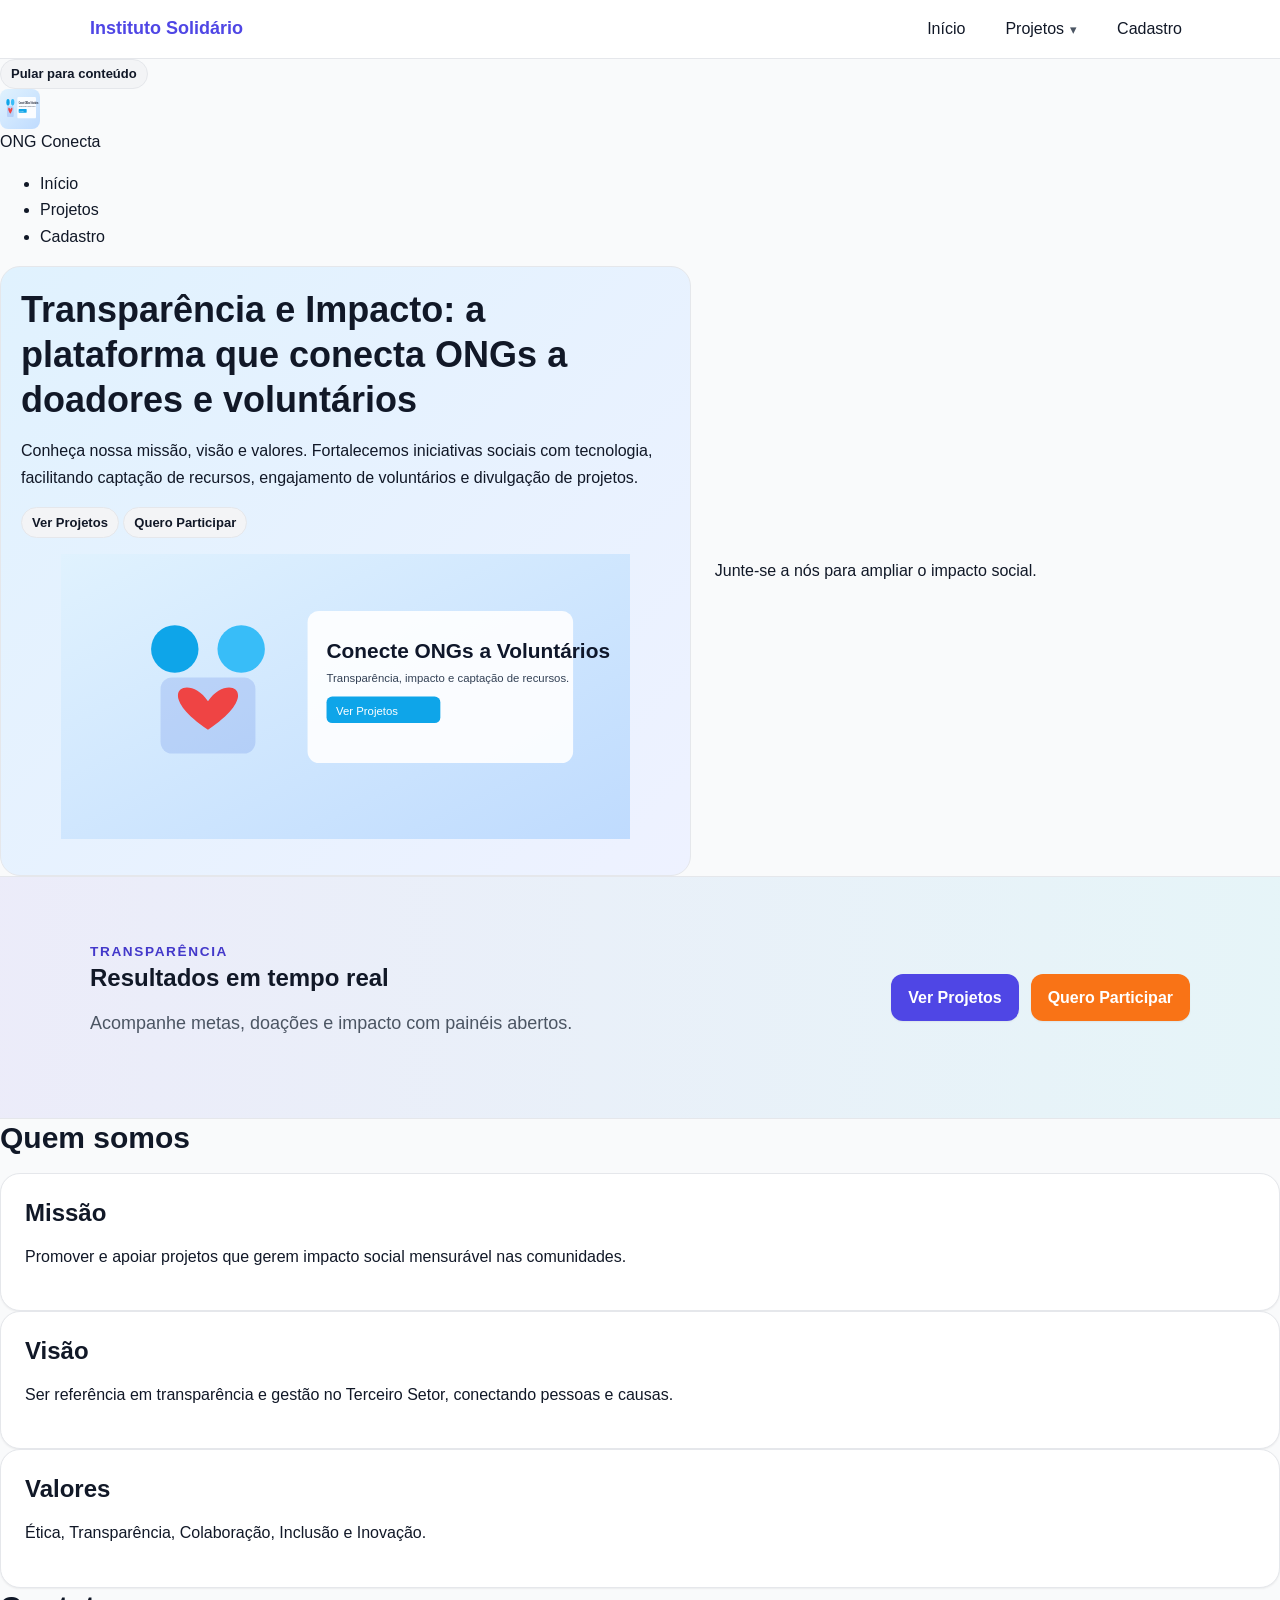
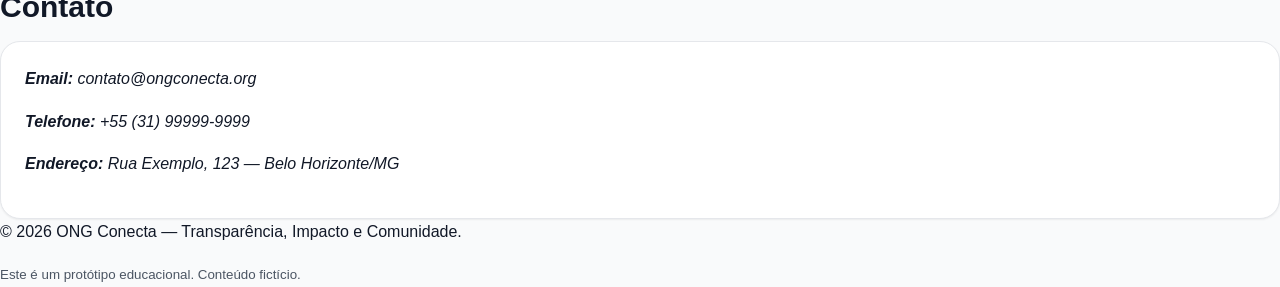
<file: index.html>
<!doctype html>
<html lang="pt-BR">
<head>
  <meta charset="utf-8">
  <meta name="viewport" content="width=device-width, initial-scale=1">
  <title>Início · ONG Conecta</title>
  <meta name="description" content="Plataforma para ONGs: projetos, voluntariado, doações e transparência.">
  <!-- <link rel="stylesheet" href="style.css"> -->
<link rel="stylesheet" href="./css/base.css">
    <link rel="stylesheet" href="./css/layout.css">
    <link rel="stylesheet" href="./css/components.css">
    <link rel="stylesheet" href="./css/utilities.css">
<link rel="stylesheet" href="./css/overrides.css">
<link rel="stylesheet" href="./css/theme.css">
</head>
<body>
<header class="header">
  <div class="container navbar">
    <a class="brand" href="index.html">Instituto Solidário</a>

    <button class="nav-toggle" aria-expanded="false" aria-controls="mainMenu" id="navToggle">
      ☰ Menu
    </button>

    <nav id="mainMenu" class="menu" aria-label="Principal">
      <a href="index.html">Início</a>
      <div class="dropdown">
        <a href="#" aria-haspopup="true" aria-expanded="false">Projetos</a>
        <div class="submenu" role="menu">
          <a href="projetos.html#voluntariado">Voluntariado</a>
          <a href="projetos.html#doacoes">Doações</a>
          <a href="projetos.html#eventos">Eventos</a>
        </div>
      </div>
      <a href="cadastro.html">Cadastro</a>
    </nav>
  </div>
</header>

  
    <header class="site-header">
      <a href="#conteudo" id="skip-to-content" class="badge" aria-label="Pular para o conteúdo principal">Pular para conteúdo</a>
      <div class="logo">
        <img src="assets/hero.svg" alt="" width="40" height="40" style="border-radius:8px">
        <span>ONG Conecta</span>
      </div>
      
    <nav aria-label="Navegação principal">
      <ul>
        <li><a href="index.html" aria-current="page">Início</a></li>
        <li><a href="projetos.html" >Projetos</a></li>
        <li><a href="cadastro.html" >Cadastro</a></li>
      </ul>
    </nav>
    
    </header>
    
  <main id="conteudo" tabindex="-1">
    
<section class="hero" aria-labelledby="titulo-hero">
<div class="hero-media">
  <div>
    <h1 id="titulo-hero">Transparência e Impacto: a plataforma que conecta ONGs a doadores e voluntários</h1>
    <p>Conheça nossa missão, visão e valores. Fortalecemos iniciativas sociais com tecnologia, facilitando captação de recursos, engajamento de voluntários e divulgação de projetos.</p>
    <p>
      <a href="projetos.html" class="badge" aria-label="Ver projetos sociais">Ver Projetos</a>
      <a href="cadastro.html" class="badge" aria-label="Fazer cadastro para voluntariado ou apoio">Quero Participar</a>
    </p>
  </div>
  <figure>
    <img src="assets/hero.svg" alt="Ilustração representando impacto social e colaboração"></div>

    <figcaption class="muted">Junte-se a nós para ampliar o impacto social.</figcaption>
  </figure>
</section>
<section class="section section--band">
  <div class="container">
    <div class="flex flex-wrap flex-between">
      <div>
        <div class="kicker">Transparência</div>
        <h3>Resultados em tempo real</h3>
        <p class="lead">Acompanhe metas, doações e impacto com painéis abertos.</p>
      </div>
      <div class="flex" style="gap:12px;">
        <a class="btn btn--indigo" href="projetos.html">Ver Projetos</a>
        <a class="btn btn--orange" href="cadastro.html">Quero Participar</a>
      </div>
    </div>
  </div>
</section>

<section aria-labelledby="institucional">
  <h2 id="institucional">Quem somos</h2>
  <div class="grid">
    <article class="card" aria-labelledby="missao">
      <h3 id="missao">Missão</h3>
      <p>Promover e apoiar projetos que gerem impacto social mensurável nas comunidades.</p>
    </article>
    <article class="card" aria-labelledby="visao">
      <h3 id="visao">Visão</h3>
      <p>Ser referência em transparência e gestão no Terceiro Setor, conectando pessoas e causas.</p>
    </article>
    <article class="card" aria-labelledby="valores">
      <h3 id="valores">Valores</h3>
      <p>Ética, Transparência, Colaboração, Inclusão e Inovação.</p>
    </article>
  </div>
</section>

<section aria-labelledby="contato">
  <h2 id="contato">Contato</h2>
  <address class="card">
    <p><strong>Email:</strong> <a href="mailto:contato@ongconecta.org">contato@ongconecta.org</a></p>
    <p><strong>Telefone:</strong> <a href="tel:+5531999999999">+55 (31) 99999-9999</a></p>
    <p><strong>Endereço:</strong> Rua Exemplo, 123 — Belo Horizonte/MG</p>
  </address>
</section>

  </main>
  
    <footer>
      <p>© <span id="year"></span> ONG Conecta — Transparência, Impacto e Comunidade.</p>
      <p><small>Este é um protótipo educacional. Conteúdo fictício.</small></p>
      <script>document.getElementById('year').textContent = new Date().getFullYear()</script>
    </footer>
    
  <script src="script.js" defer></script>
  <noscript><div class="notice" role="note">Algumas funções (como máscaras de campos) exigem JavaScript.</div></noscript>
<div class="toast-container" id="toasts"></div>
</body>
</file>
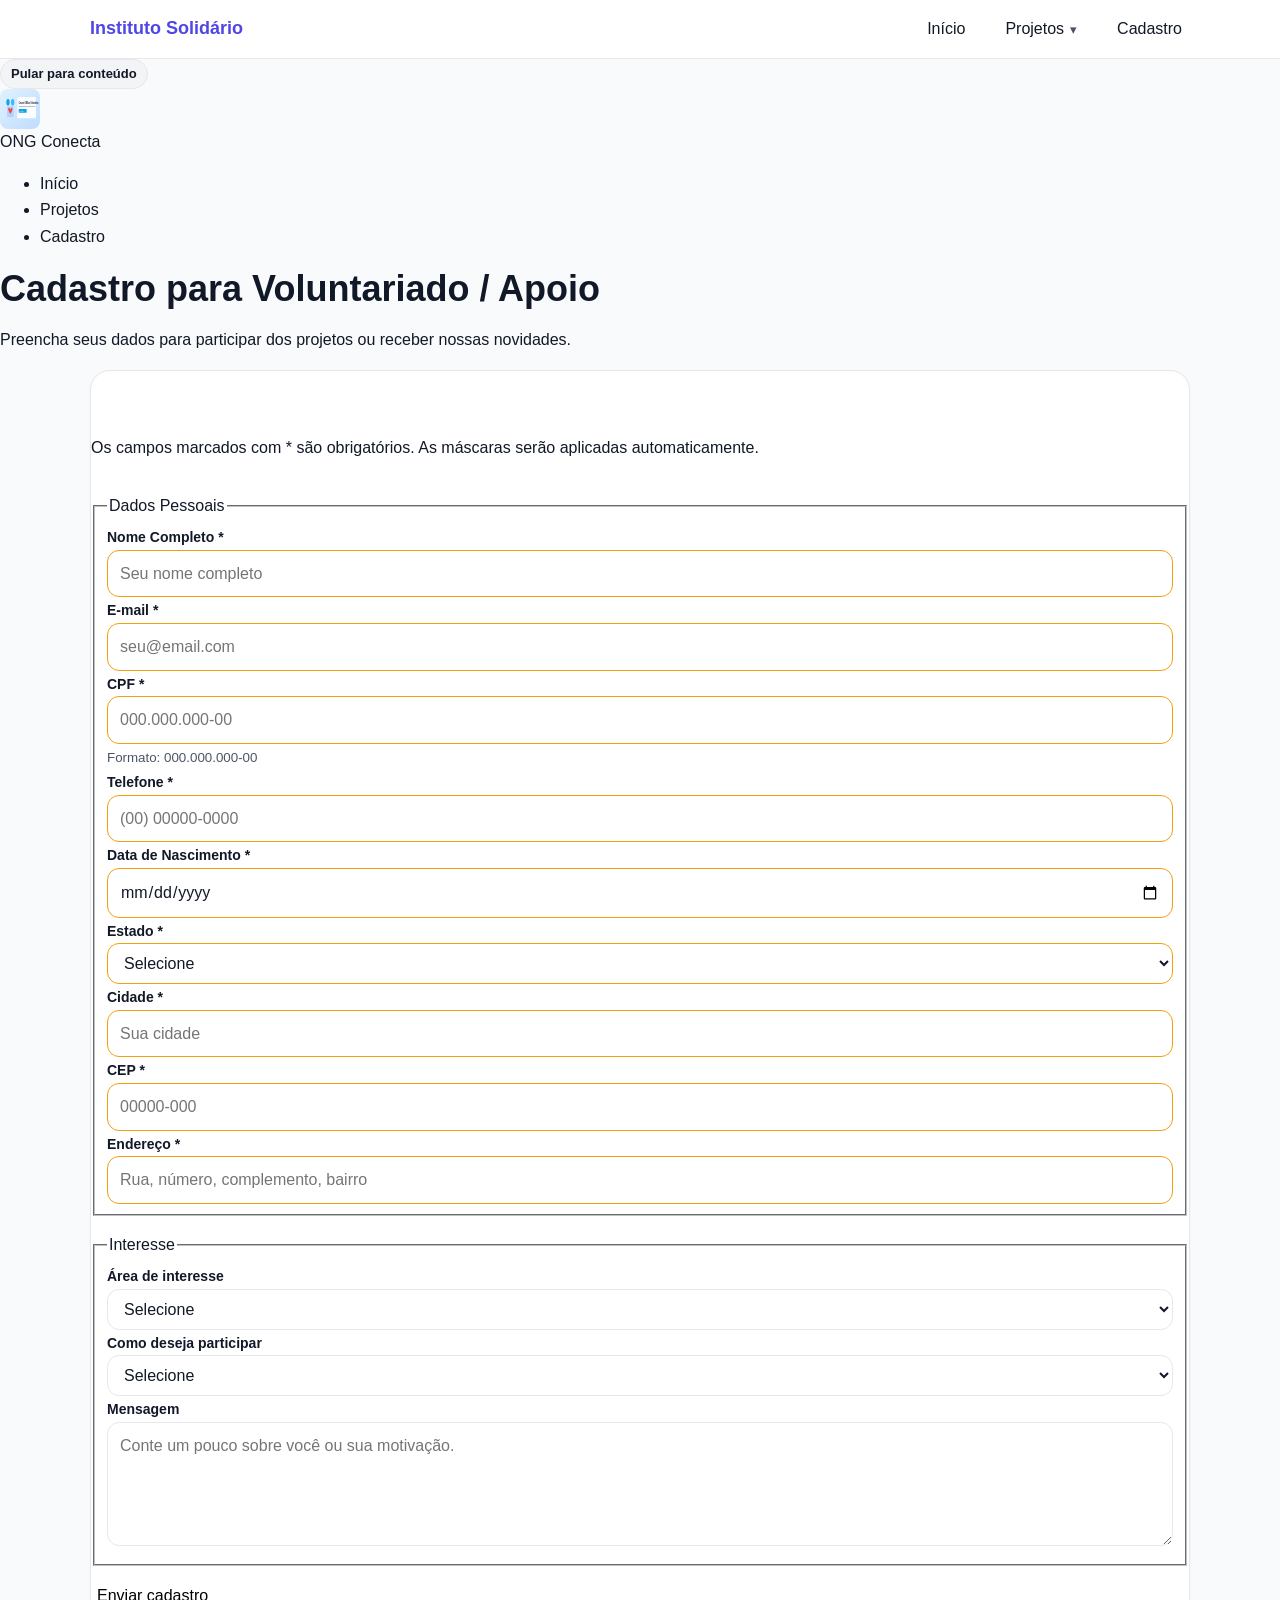
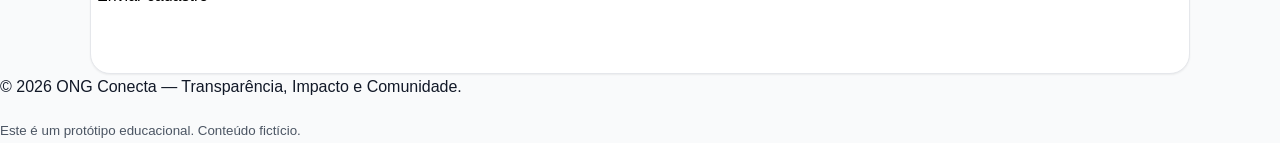
<file: cadastro.html>
<!doctype html>
<html lang="pt-BR">
<head>
  <meta charset="utf-8">
  <meta name="viewport" content="width=device-width, initial-scale=1">
  <title>Cadastro · ONG Conecta</title>
  <meta name="description" content="Plataforma para ONGs: projetos, voluntariado, doações e transparência.">
  <!-- <link rel="stylesheet" href="style.css"> -->
<link rel="stylesheet" href="./css/base.css">
    <link rel="stylesheet" href="./css/layout.css">
    <link rel="stylesheet" href="./css/components.css">
    <link rel="stylesheet" href="./css/utilities.css">
<link rel="stylesheet" href="./css/overrides.css">
<link rel="stylesheet" href="./css/theme.css">
</head>
<body>
<header class="header">
  <div class="container navbar">
    <a class="brand" href="index.html">Instituto Solidário</a>

    <button class="nav-toggle" aria-expanded="false" aria-controls="mainMenu" id="navToggle">
      ☰ Menu
    </button>

    <nav id="mainMenu" class="menu" aria-label="Principal">
      <a href="index.html">Início</a>
      <div class="dropdown">
        <a href="#" aria-haspopup="true" aria-expanded="false">Projetos</a>
        <div class="submenu" role="menu">
          <a href="projetos.html#voluntariado">Voluntariado</a>
          <a href="projetos.html#doacoes">Doações</a>
          <a href="projetos.html#eventos">Eventos</a>
        </div>
      </div>
      <a href="cadastro.html">Cadastro</a>
    </nav>
  </div>
</header>

  
    <header class="site-header">
      <a href="#conteudo" id="skip-to-content" class="badge" aria-label="Pular para o conteúdo principal">Pular para conteúdo</a>
      <div class="logo">
        <img src="assets/hero.svg" alt="" width="40" height="40" style="border-radius:8px">
        <span>ONG Conecta</span>
      </div>
      
    <nav aria-label="Navegação principal">
      <ul>
        <li><a href="index.html" >Início</a></li>
        <li><a href="projetos.html" >Projetos</a></li>
        <li><a href="cadastro.html" aria-current="page">Cadastro</a></li>
      </ul>
    </nav>
    
    </header>
    
  <main id="conteudo" tabindex="-1">
    
<header aria-labelledby="titulo-cadastro">
  <h1 id="titulo-cadastro">Cadastro para Voluntariado / Apoio</h1>
  <p>Preencha seus dados para participar dos projetos ou receber nossas novidades.</p>
</header>

<form id="form-cadastro" novalidate aria-describedby="dica" class="form surface section container">
  <p id="dica" class="notice">Os campos marcados com * são obrigatórios. As máscaras serão aplicadas automaticamente.</p>

  <fieldset>
    <legend>Dados Pessoais</legend>
    <div class="input-row">
      <div>
        <label for="nome" class="label">Nome Completo *</label>
        <input class="input" id="nome" name="nome" type="text" required autocomplete="name" placeholder="Seu nome completo">
      </div>
      <div>
        <label for="email" class="label">E-mail *</label>
        <input class="input" id="email" name="email" type="email" required autocomplete="email" placeholder="seu@email.com">
      </div>
    </div>

    <div class="input-row">
      <div>
        <label for="cpf" class="label">CPF *</label>
        <input class="input" id="cpf" name="cpf" type="text" inputmode="numeric" required placeholder="000.000.000-00"
          pattern="\d{3}\.\d{3}\.\d{3}-\d{2}" maxlength="14" aria-describedby="cpfHint">
        <small id="cpfHint" class="muted">Formato: 000.000.000-00</small>
      </div>
      <div>
        <label for="telefone" class="label">Telefone *</label>
        <input class="input" id="telefone" name="telefone" type="text" inputmode="tel" required placeholder="(00) 00000-0000"
          pattern="\(\d{2}\)\s?\d{4,5}-\d{4}" maxlength="15">
      </div>
    </div>

    <div class="input-row">
      <div>
        <label for="data_nascimento" class="label">Data de Nascimento *</label>
        <input class="input" id="data_nascimento" name="data_nascimento" type="date" required>
      </div>
      <div>
        <label for="estado" class="label">Estado *</label>
        <select class="select" id="estado" name="estado" required>
          <option value="">Selecione</option>
          <option>AC</option><option>AL</option><option>AP</option><option>AM</option><option>BA</option>
          <option>CE</option><option>DF</option><option>ES</option><option>GO</option><option>MA</option>
          <option>MT</option><option>MS</option><option>MG</option><option>PA</option><option>PB</option>
          <option>PR</option><option>PE</option><option>PI</option><option>RJ</option><option>RN</option>
          <option>RS</option><option>RO</option><option>RR</option><option>SC</option><option>SP</option>
          <option>SE</option><option>TO</option>
        </select>
      </div>
    </div>

    <div class="input-row">
      <div>
        <label for="cidade" class="label">Cidade *</label>
        <input class="input" id="cidade" name="cidade" type="text" required placeholder="Sua cidade">
      </div>
      <div>
        <label for="cep" class="label">CEP *</label>
        <input class="input" id="cep" name="cep" type="text" inputmode="numeric" required placeholder="00000-000"
          pattern="\d{5}-\d{3}" maxlength="9">
      </div>
    </div>

    <div>
      <label for="endereco" class="label">Endereço *</label>
      <input class="input" id="endereco" name="endereco" type="text" required placeholder="Rua, número, complemento, bairro">
    </div>
  </fieldset>

  <fieldset>
    <legend>Interesse</legend>
    <div class="input-row">
      <div>
        <label for="area" class="label">Área de interesse</label>
        <select class="select" id="area" name="area">
          <option value="">Selecione</option>
          <option>Educação</option><option>Saúde</option><option>Meio Ambiente</option><option>Assistência Social</option>
        </select>
      </div>
      <div>
        <label for="tipo" class="label">Como deseja participar</label>
        <select class="select" id="tipo" name="tipo">
          <option value="">Selecione</option>
          <option>Voluntário</option><option>Doador</option><option>Ambos</option>
        </select>
      </div>
    </div>
    <div>
      <label for="mensagem" class="label">Mensagem</label>
      <textarea class="textarea" id="mensagem" name="mensagem" rows="4" placeholder="Conte um pouco sobre você ou sua motivação."></textarea>
    </div>
  </fieldset>

  <div>
    <div class="form-actions"><button type="submit">Enviar cadastro</button></div>
  </div>
</form>

  </main>
  
    <footer>
      <p>© <span id="year"></span> ONG Conecta — Transparência, Impacto e Comunidade.</p>
      <p><small>Este é um protótipo educacional. Conteúdo fictício.</small></p>
      <script>document.getElementById('year').textContent = new Date().getFullYear()</script>
    </footer>
    
  <script src="script.js" defer></script>
  <noscript><div class="notice" role="note">Algumas funções (como máscaras de campos) exigem JavaScript.</div></noscript>
<div class="toast-container" id="toasts"></div>
</body>
</html>
</file>
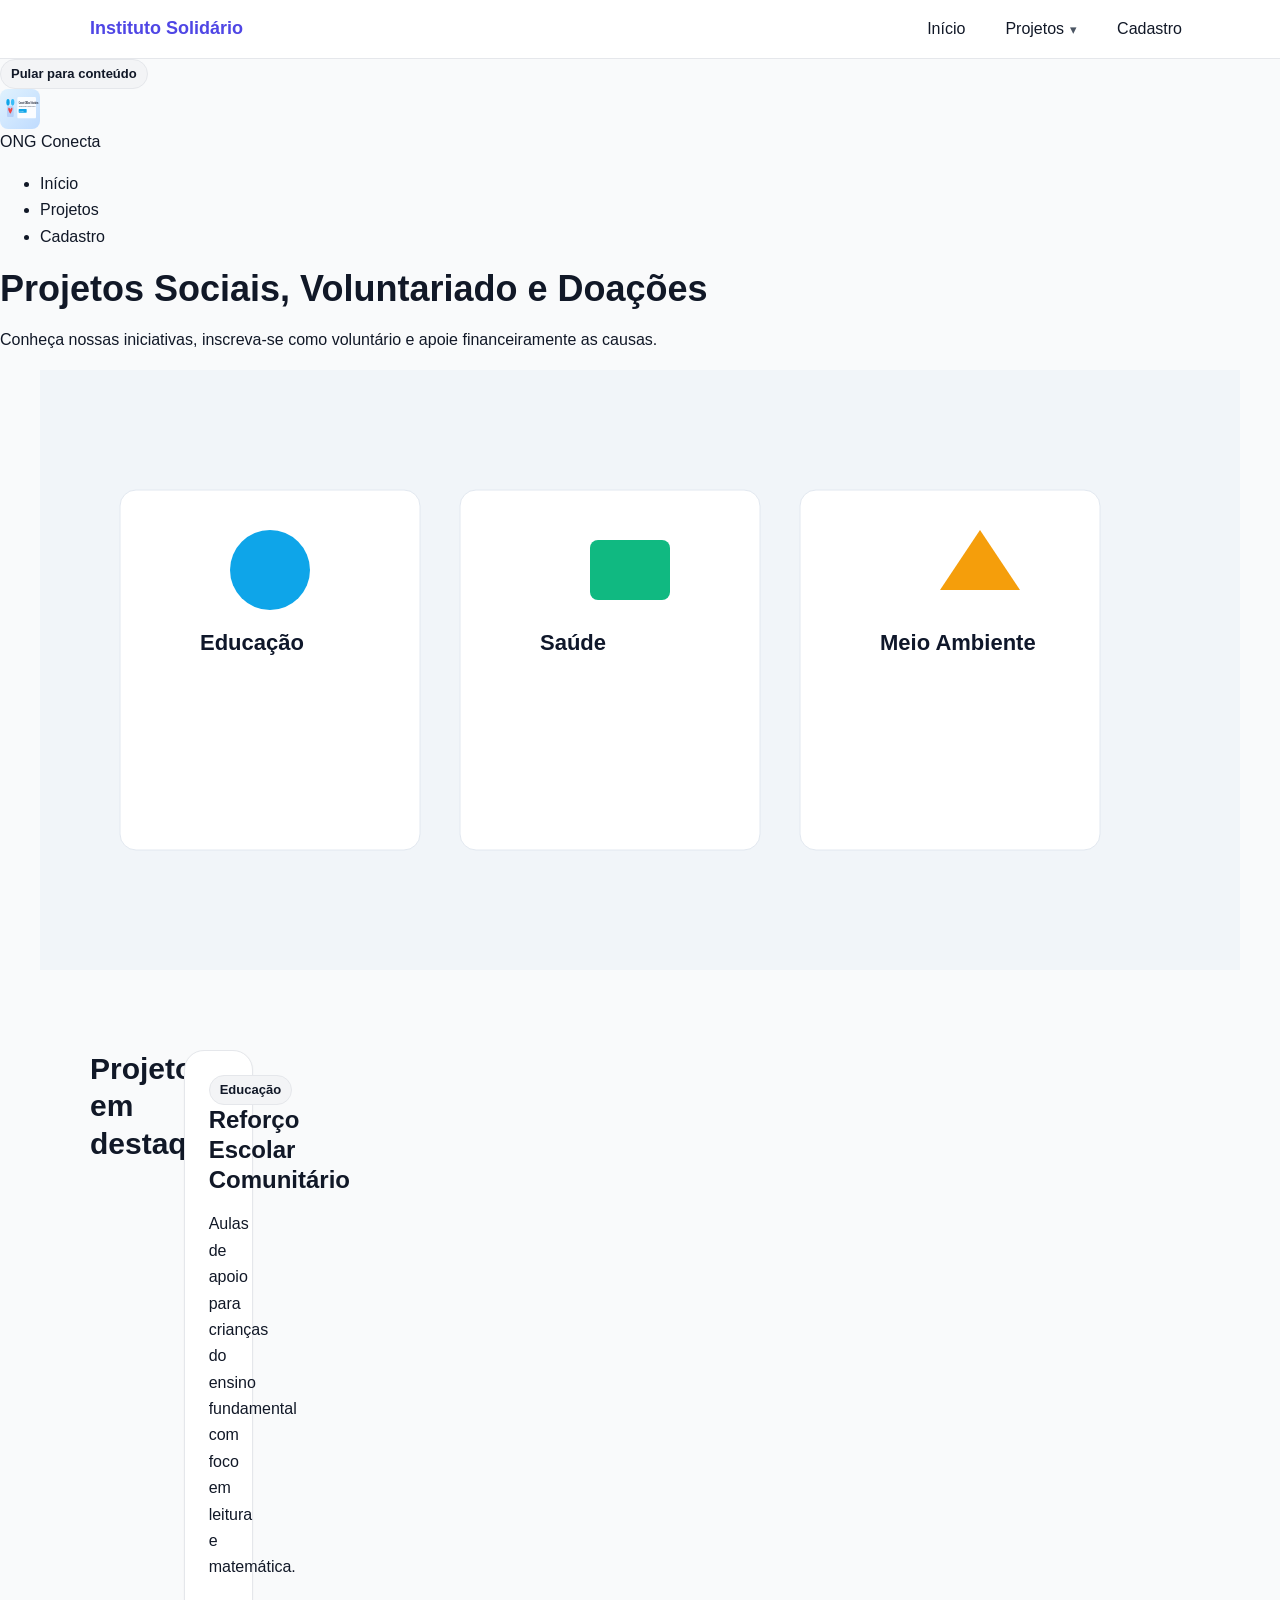
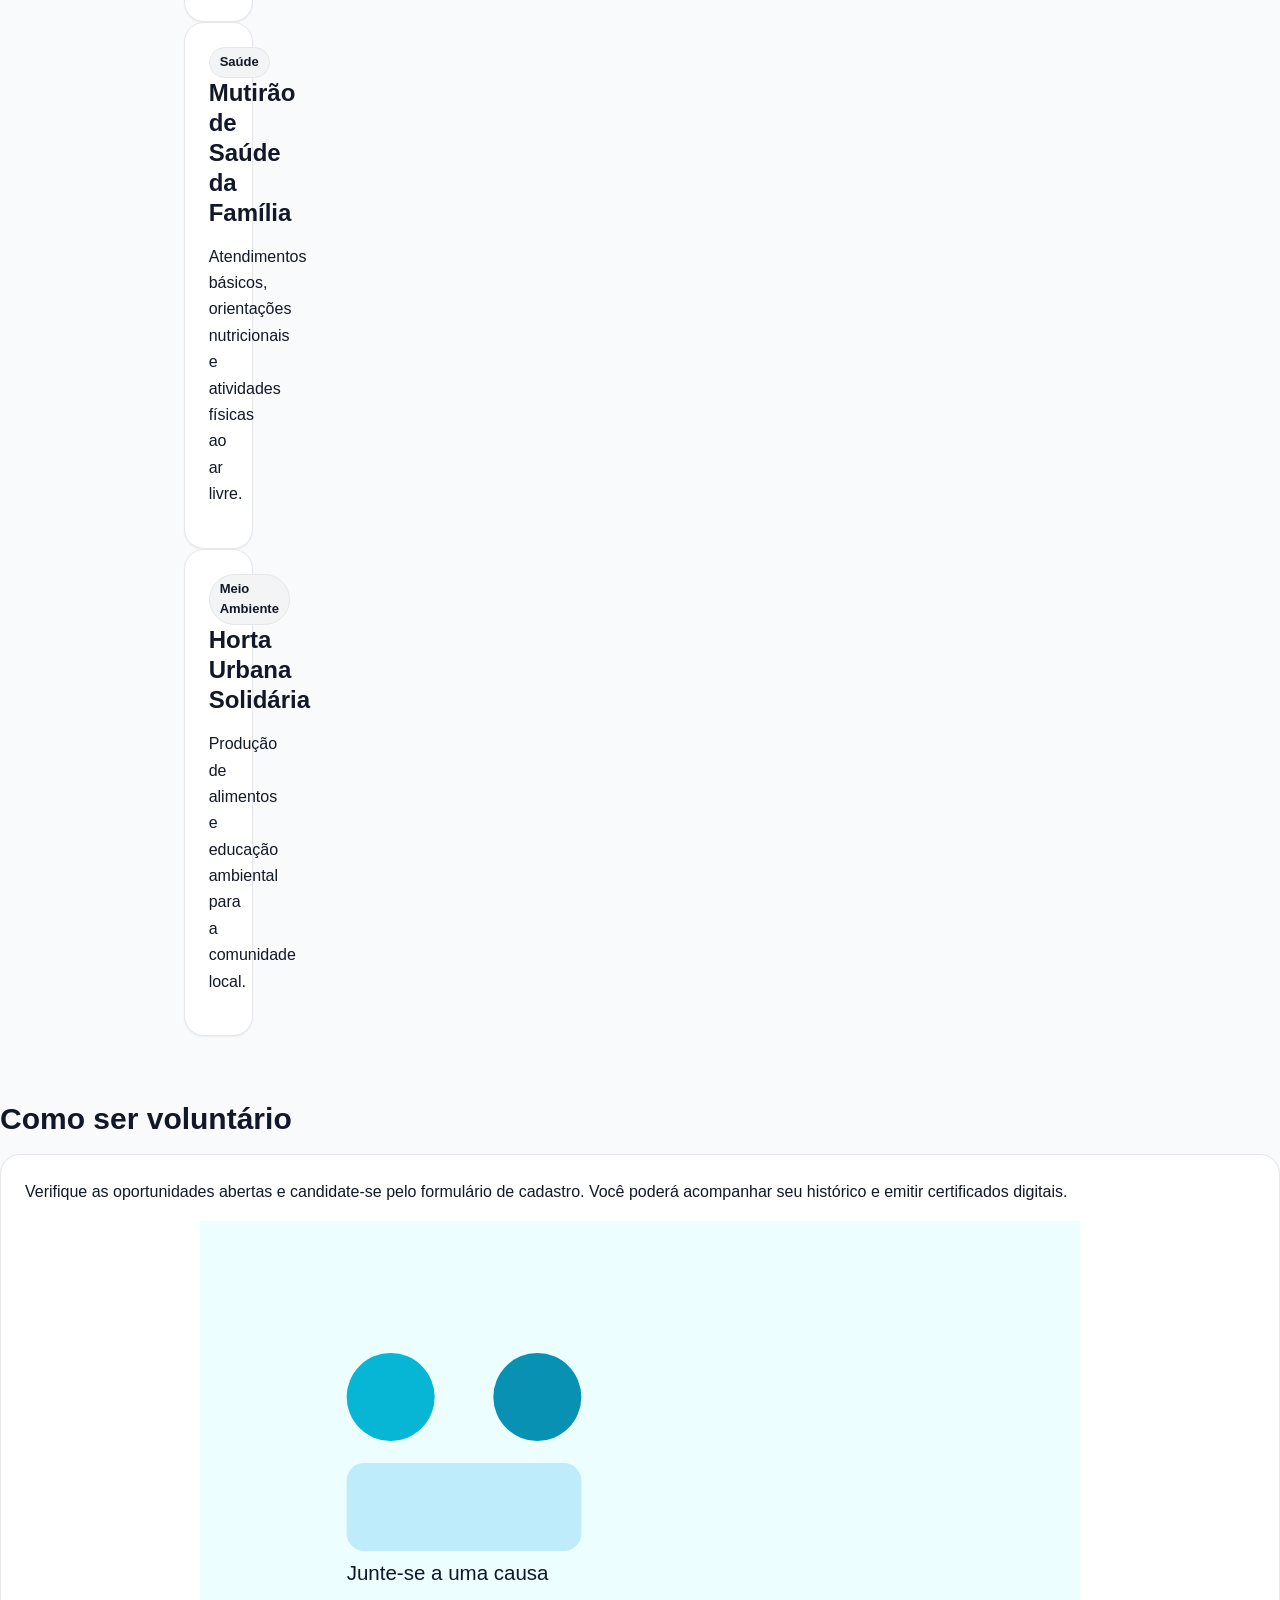
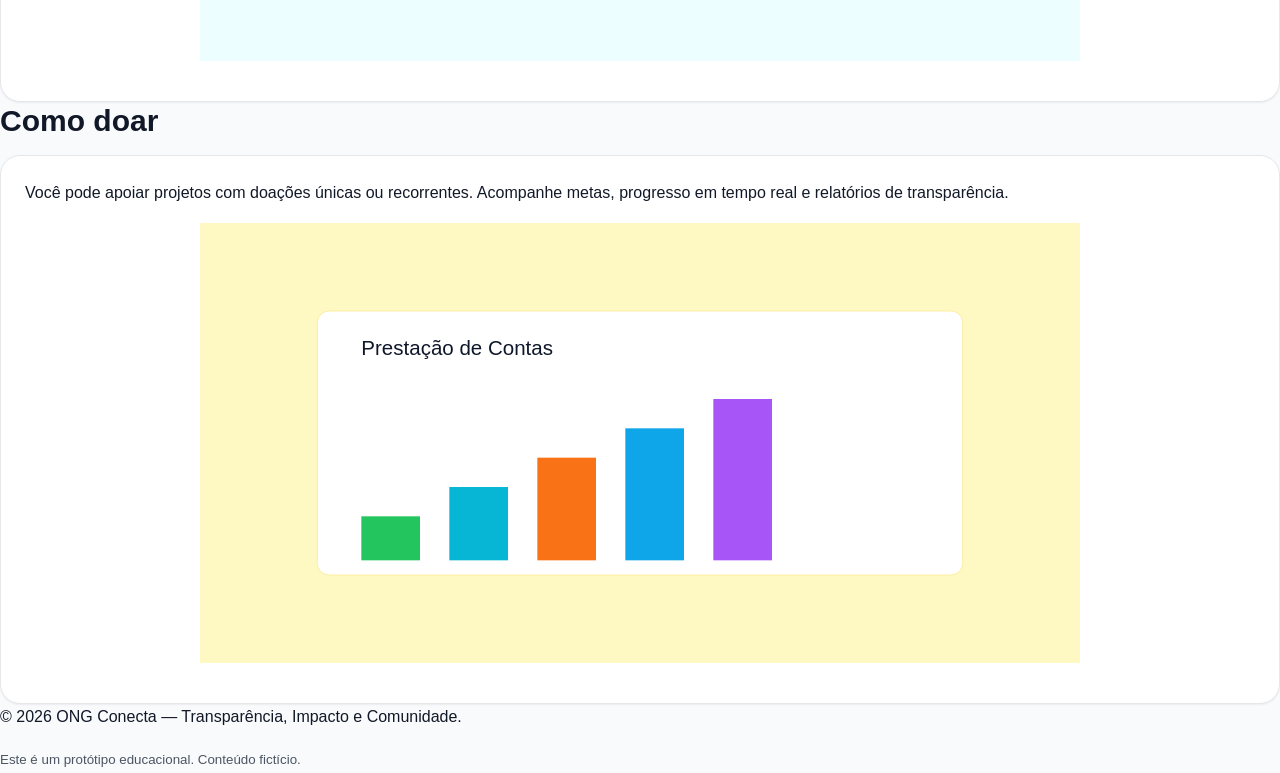
<file: projetos.html>
<!doctype html>
<html lang="pt-BR">
<head>
  <meta charset="utf-8">
  <meta name="viewport" content="width=device-width, initial-scale=1">
  <title>Projetos · ONG Conecta</title>
  <meta name="description" content="Plataforma para ONGs: projetos, voluntariado, doações e transparência.">
  <!-- <link rel="stylesheet" href="style.css"> -->
<link rel="stylesheet" href="./css/base.css">
    <link rel="stylesheet" href="./css/layout.css">
    <link rel="stylesheet" href="./css/components.css">
    <link rel="stylesheet" href="./css/utilities.css">
<link rel="stylesheet" href="./css/overrides.css">
<link rel="stylesheet" href="./css/theme.css">
</head>
<body>
<header class="header">
  <div class="container navbar">
    <a class="brand" href="index.html">Instituto Solidário</a>

    <button class="nav-toggle" aria-expanded="false" aria-controls="mainMenu" id="navToggle">
      ☰ Menu
    </button>

    <nav id="mainMenu" class="menu" aria-label="Principal">
      <a href="index.html">Início</a>
      <div class="dropdown">
        <a href="#" aria-haspopup="true" aria-expanded="false">Projetos</a>
        <div class="submenu" role="menu">
          <a href="projetos.html#voluntariado">Voluntariado</a>
          <a href="projetos.html#doacoes">Doações</a>
          <a href="projetos.html#eventos">Eventos</a>
        </div>
      </div>
      <a href="cadastro.html">Cadastro</a>
    </nav>
  </div>
</header>

  
    <header class="site-header">
      <a href="#conteudo" id="skip-to-content" class="badge" aria-label="Pular para o conteúdo principal">Pular para conteúdo</a>
      <div class="logo">
        <img src="assets/hero.svg" alt="" width="40" height="40" style="border-radius:8px">
        <span>ONG Conecta</span>
      </div>
      
    <nav aria-label="Navegação principal">
      <ul>
        <li><a href="index.html" >Início</a></li>
        <li><a href="projetos.html" aria-current="page">Projetos</a></li>
        <li><a href="cadastro.html" >Cadastro</a></li>
      </ul>
    </nav>
    
    </header>
    
  <main id="conteudo" tabindex="-1">
    
<header aria-labelledby="titulo-projetos">
  <h1 id="titulo-projetos">Projetos Sociais, Voluntariado e Doações</h1>
  <p>Conheça nossas iniciativas, inscreva-se como voluntário e apoie financeiramente as causas.</p>
  <figure>
    <img src="assets/projetos.svg" alt="Ilustração de projetos sociais em andamento">
  </figure>
</header>

<section aria-labelledby="lista-projetos" class="section container grid-12">
  <h2 id="lista-projetos">Projetos em destaque</h2>
  <div class="grid">
    <article class="card col-12 md:col-6 lg:col-4" class="card" aria-labelledby="p1">
      <span class="badge">Educação</span>
      <h3 id="p1">Reforço Escolar Comunitário</h3>
      <p>Aulas de apoio para crianças do ensino fundamental com foco em leitura e matemática.</p>
    </article>
    <article class="card col-12 md:col-6 lg:col-4" class="card" aria-labelledby="p2">
      <span class="badge">Saúde</span>
      <h3 id="p2">Mutirão de Saúde da Família</h3>
      <p>Atendimentos básicos, orientações nutricionais e atividades físicas ao ar livre.</p>
    </article>
    <article class="card col-12 md:col-6 lg:col-4" class="card" aria-labelledby="p3">
      <span class="badge">Meio Ambiente</span>
      <h3 id="p3">Horta Urbana Solidária</h3>
      <p>Produção de alimentos e educação ambiental para a comunidade local.</p>
    </article>
  </div>
</section>

<section aria-labelledby="voluntariado">
  <h2 id="voluntariado">Como ser voluntário</h2>
  <div class="card">
    <p>Verifique as oportunidades abertas e candidate-se pelo formulário de <a href="cadastro.html">cadastro</a>. Você poderá acompanhar seu histórico e emitir certificados digitais.</p>
    <figure>
      <img src="assets/voluntariado.svg" alt="Pessoas colaborando em ação voluntária">
    </figure>
  </div>
</section>

<section aria-labelledby="doacoes">
  <h2 id="doacoes">Como doar</h2>
  <div class="card">
    <p>Você pode apoiar projetos com doações únicas ou recorrentes. Acompanhe metas, progresso em tempo real e relatórios de transparência.</p>
    <figure>
      <img src="assets/transparencia.svg" alt="Gráfico representando transparência no uso de recursos">
    </figure>
  </div>
</section>

  </main>
  
    <footer>
      <p>© <span id="year"></span> ONG Conecta — Transparência, Impacto e Comunidade.</p>
      <p><small>Este é um protótipo educacional. Conteúdo fictício.</small></p>
      <script>document.getElementById('year').textContent = new Date().getFullYear()</script>
    </footer>
    
  <script src="script.js" defer></script>
  <noscript><div class="notice" role="note">Algumas funções (como máscaras de campos) exigem JavaScript.</div></noscript>
<div class="toast-container" id="toasts"></div>
</body>
</html>
</file>
<file: style.css>
:root{
  --bg:#ffffff;
  --fg:#111827;
  --muted:#6b7280;
  --brand:#0ea5e9;
  --brand-contrast:#ffffff;
  --surface:#f3f4f6;
}
*{box-sizing:border-box}
html{scroll-behavior:smooth}
body{
  margin:0;
  font-family:system-ui,-apple-system,Segoe UI,Roboto,Inter,Ubuntu,'Helvetica Neue',Arial,sans-serif;
  line-height:1.6;
  color:var(--fg);
  background:var(--bg);
}
a{color:var(--brand);text-decoration:none}
a:focus,button:focus,input:focus,select:focus,textarea:focus{outline:3px solid #93c5fd; outline-offset:2px}
header,nav,main,footer{max-width:1100px;margin:auto;padding:1rem}
.site-header{
  display:flex;align-items:center;justify-content:space-between;gap:1rem;
}
.logo{display:flex;align-items:center;gap:.75rem;font-weight:700}
.logo span{font-size:1.1rem}
nav ul{list-style:none;display:flex;gap:1rem;margin:0;padding:0;flex-wrap:wrap}
nav a{padding:.5rem .75rem;border-radius:.5rem}
nav a[aria-current="page"], nav a:hover{background:var(--surface)}
.hero{
  background:var(--surface);
  border-radius:1rem;
  padding:1.5rem;
  display:grid;
  grid-template-columns:1.2fr 1fr;
  gap:1rem;
  align-items:center;
}
.hero img{width:100%;height:auto;border-radius:.75rem}
.grid{
  display:grid;gap:1rem;
  grid-template-columns:repeat(auto-fill,minmax(260px,1fr));
}
.card{background:#fff;border-radius:.75rem;border:1px solid #e5e7eb;padding:1rem}
.card h3{margin-top:.25rem}
.badge{display:inline-block;background:var(--surface);padding:.25rem .5rem;border-radius:999px;font-size:.85rem;color:var(--muted)}
footer{border-top:1px solid #e5e7eb;color:var(--muted)}
form{display:grid;gap:1rem;max-width:800px}
fieldset{border:1px solid #e5e7eb;border-radius:.75rem;padding:1rem}
legend{padding:0 .5rem;font-weight:600}
.label{display:block;font-weight:600;margin-bottom:.25rem}
input,select,textarea{
  width:100%;padding:.625rem .75rem;border:1px solid #d1d5db;border-radius:.5rem;
}
input::placeholder{color:#9ca3af}
.input-row{display:grid;gap:1rem;grid-template-columns:1fr 1fr}
button{
  border:none;background:var(--brand);color:var(--brand-contrast);
  padding:.75rem 1rem;border-radius:.5rem;font-weight:600;cursor:pointer
}
button:hover{filter:brightness(.95)}
.notice{background:#eff6ff;border:1px solid #bfdbfe;color:#1e40af;border-radius:.5rem;padding:.75rem}
@media (max-width: 900px){
  .hero{grid-template-columns:1fr}
  .input-row{grid-template-columns:1fr}
}
</file>
<file: css/base.css>
*, *::before, *::after { box-sizing: border-box; }
html:focus-within { scroll-behavior: smooth; }
html, body { height: 100%; }
body { margin: 0; text-rendering: optimizeLegibility; -webkit-font-smoothing: antialiased; }
img, picture, video, canvas, svg { display: block; max-width: 100%; }
input, button, textarea, select { font: inherit; }
a { color: inherit; text-decoration: none; }
button { cursor: pointer; background: none; border: none; }
:target { scroll-margin-top: 6rem; }


:root {
  /* Color palette (>= 8 cores) */
  --color-primary-50:  #eef2ff;
  --color-primary-100: #e0e7ff;
  --color-primary-200: #c7d2fe;
  --color-primary-500: #6366f1;
  --color-primary-600: #4f46e5; /* principal */
  --color-primary-700: #4338ca;
  --color-secondary-600: #06b6d4;
  --color-accent-600:    #f97316;
  --color-success-600:   #16a34a;
  --color-warning-600:   #f59e0b;
  --color-danger-600:    #dc2626;

  /* Neutros */
  --color-gray-50:  #f9fafb;
  --color-gray-100: #f3f4f6;
  --color-gray-200: #e5e7eb;
  --color-gray-300: #d1d5db;
  --color-gray-400: #9ca3af;
  --color-gray-500: #6b7280;
  --color-gray-600: #4b5563;
  --color-gray-700: #374151;
  --color-gray-800: #1f2937;
  --color-gray-900: #111827;

  /* Surface */
  --surface: #ffffff;
  --surface-alt: var(--color-gray-50);
  --text: var(--color-gray-900);
  --text-muted: var(--color-gray-600);
  --border: var(--color-gray-200);
  --focus: var(--color-primary-600);

  /* Spacing scale (sistema modular) */
  --space-0: 0;
  --space-4: 4px;
  --space-8: 8px;
  --space-12: 12px;
  --space-16: 16px;
  --space-20: 20px;
  --space-24: 24px;
  --space-32: 32px;
  --space-40: 40px;
  --space-48: 48px;
  --space-64: 64px;
  --space-80: 80px;

  /* Tipografia (>= 5 tamanhos) */
  --font-sans: ui-sans-serif, -apple-system, Segoe UI, Roboto, Ubuntu, Cantarell, "Helvetica Neue", Arial, "Noto Sans", "Apple Color Emoji", "Segoe UI Emoji";
  --fs-2xs: 0.75rem;   /* 12px */
  --fs-xs:  0.8125rem; /* 13px */
  --fs-sm:  0.875rem;  /* 14px */
  --fs-base:1rem;      /* 16px */
  --fs-lg:  1.125rem;  /* 18px */
  --fs-xl:  1.25rem;   /* 20px */
  --fs-2xl: 1.5rem;    /* 24px */
  --fs-3xl: 1.875rem;  /* 30px */
  --fs-4xl: 2.25rem;   /* 36px */

  
  --radius-sm: 8px;
  --radius-md: 12px;
  --radius-lg: 20px;
  --shadow-sm: 0 1px 2px rgba(0,0,0,.06);
  --shadow-md: 0 6px 16px rgba(0,0,0,.08);
  --shadow-lg: 0 12px 30px rgba(0,0,0,.12);

  /* Breakpoints (>= 5) */
  --bp-sm: 480px;
  --bp-md: 768px;
  --bp-lg: 1024px;
  --bp-xl: 1280px;
  --bp-2xl: 1536px;


  --container: 1200px;
  --container-padding: 16px;
}


html { font-size: 16px; }
body {
  font-family: var(--font-sans);
  font-size: var(--fs-base);
  color: var(--text);
  background: var(--surface-alt);
  line-height: 1.6;
}
h1, h2, h3, h4, h5, h6 {
  margin: 0 0 var(--space-16);
  line-height: 1.25;
  font-weight: 700;
}
h1 { font-size: var(--fs-4xl); }
h2 { font-size: var(--fs-3xl); }
h3 { font-size: var(--fs-2xl); }
h4 { font-size: var(--fs-xl); }
h5 { font-size: var(--fs-lg); }
p { margin: 0 0 var(--space-16); color: var(--text); }
small, .text-muted { color: var(--text-muted); }


:focus-visible {
  outline: 3px solid var(--focus);
  outline-offset: 2px;
}


.container {
  width: min(100% - (var(--container-padding) * 2), var(--container));
  margin-inline: auto;
}
.section {
  padding-block: clamp(32px, 6vw, 80px);
}
.surface {
  background: var(--surface);
  border: 1px solid var(--border);
  border-radius: var(--radius-lg);
  box-shadow: var(--shadow-sm);
}
</file>
<file: css/layout.css>
/* ==============================
   LAYOUT.CSS
   ============================== */

/* 12-col grid system */
.grid-12 {
  display: grid;
  grid-template-columns: repeat(12, minmax(0, 1fr));
  gap: var(--space-24);
}
/* Column span utilities: .col-1 a .col-12 */
[class^="col-"] { min-width: 0; }
.col-1{grid-column: span 1;} .col-2{grid-column: span 2;} .col-3{grid-column: span 3;}
.col-4{grid-column: span 4;} .col-5{grid-column: span 5;} .col-6{grid-column: span 6;}
.col-7{grid-column: span 7;} .col-8{grid-column: span 8;} .col-9{grid-column: span 9;}
.col-10{grid-column: span 10;} .col-11{grid-column: span 11;} .col-12{grid-column: span 12;}

/* Responsive variants (>= 5 breakpoints) */
@media (min-width: 480px){
  .sm\\:col-6{grid-column: span 6;}
  .sm\\:col-12{grid-column: span 12;}
}
@media (min-width: 768px){
  .md\\:col-4{grid-column: span 4;}
  .md\\:col-6{grid-column: span 6;}
  .md\\:col-8{grid-column: span 8;}
  .md\\:col-12{grid-column: span 12;}
}
@media (min-width: 1024px){
  .lg\\:col-3{grid-column: span 3;}
  .lg\\:col-4{grid-column: span 4;}
  .lg\\:col-6{grid-column: span 6;}
  .lg\\:col-8{grid-column: span 8;}
  .lg\\:col-9{grid-column: span 9;}
  .lg\\:col-12{grid-column: span 12;}
}
@media (min-width: 1280px){
  .xl\\:col-3{grid-column: span 3;}
  .xl\\:col-4{grid-column: span 4;}
  .xl\\:col-8{grid-column: span 8;}
}
@media (min-width: 1536px){
  .xxl\\:col-2{grid-column: span 2;}
  .xxl\\:col-3{grid-column: span 3;}
}


.flex { display: flex; gap: var(--space-16); }
.flex-center { align-items: center; justify-content: center; }
.flex-between { align-items: center; justify-content: space-between; }
.flex-wrap { flex-wrap: wrap; }


.header {
  position: sticky; top: 0; z-index: 50;
  background: var(--surface);
  border-bottom: 1px solid var(--border);
}
.navbar { display: flex; align-items: center; justify-content: space-between; padding: 12px 0; }
.brand { display: inline-flex; align-items: center; gap: 10px; font-weight: 800; font-size: var(--fs-lg); color: var(--color-primary-600); }


.menu { display: flex; gap: var(--space-24); align-items: center; }
.menu a { padding: 8px 10px; border-radius: 10px; }
.menu a:hover, .menu a:focus-visible { background: var(--color-primary-100); }


.dropdown { position: relative; }
.dropdown > a::after {
  content: "▾"; margin-left: 6px; font-size: .8em; color: var(--text-muted);
}
.submenu {
  position: absolute; top: calc(100% + 6px); left: 0;
  background: var(--surface); border: 1px solid var(--border);
  border-radius: var(--radius-md); box-shadow: var(--shadow-md);
  min-width: 220px; padding: 8px; display: none;
}
.submenu a { display: block; padding: 10px 12px; border-radius: 8px; }
.dropdown:focus-within .submenu,
.dropdown:hover .submenu { display: block; }


.nav-toggle { display: none; }
@media (max-width: 767.98px){
  .menu { display: none; }
  .menu.open { display: flex; flex-direction: column; gap: 8px; padding: 12px 0; }
  .nav-toggle { display: inline-flex; align-items: center; gap: 8px; padding: 8px 12px; border: 1px solid var(--border); border-radius: var(--radius-md); }
}


.hero {
  display: grid; gap: var(--space-24); align-items: center;
  grid-template-columns: 1fr;
}
@media (min-width: 1024px){
  .hero { grid-template-columns: 1.1fr .9fr; }
}

.footer {
  margin-top: var(--space-64);
  border-top: 1px solid var(--border); padding: var(--space-24) 0;
  color: var(--text-muted);
}
</file>
<file: css/components.css>
.btn {
  --bg: var(--color-primary-600);
  --bg-hover: var(--color-primary-700);
  --text: #fff;
  display: inline-flex; align-items: center; justify-content: center;
  gap: 8px; padding: 10px 16px; font-weight: 600; border-radius: var(--radius-md);
  background: var(--bg); color: var(--text); border: 1px solid transparent;
  box-shadow: var(--shadow-sm); transition: transform .06s ease, background .2s ease, box-shadow .2s ease, opacity .2s;
}
.btn:hover { background: var(--bg-hover); box-shadow: var(--shadow-md); }
.btn:active { transform: translateY(1px); }
.btn:disabled, .btn[aria-disabled="true"] { opacity: .6; cursor: not-allowed; }
.btn--secondary { --bg: var(--color-secondary-600); --bg-hover: #0891b2; }
.btn--ghost { background: transparent; color: var(--color-primary-600); border-color: var(--color-primary-200); }
.btn--danger { --bg: var(--color-danger-600); --bg-hover: #b91c1c; }


.card {
  background: var(--surface);
  border: 1px solid var(--border);
  border-radius: var(--radius-lg);
  padding: var(--space-24);
  box-shadow: var(--shadow-sm);
  transition: transform .12s ease, box-shadow .2s ease;
}
.card:hover { transform: translateY(-2px); box-shadow: var(--shadow-md); }
.card .card-title { font-size: var(--fs-xl); margin-bottom: var(--space-8); }
.card .card-meta { color: var(--text-muted); font-size: var(--fs-sm); margin-bottom: var(--space-16); }


.form { display: grid; gap: var(--space-16); }
.form .row { display: grid; gap: var(--space-16); }
@media (min-width: 768px){
  .form .row { grid-template-columns: 1fr 1fr; }
}
.label { font-weight: 600; font-size: var(--fs-sm); color: var(--text); }
.input, .select, .textarea {
  width: 100%; padding: 12px 14px; border-radius: var(--radius-md);
  border: 1px solid var(--border); background: var(--surface);
  color: var(--text);
  transition: border-color .2s ease, box-shadow .2s ease;
}
.input:focus, .select:focus, .textarea:focus {
  outline: none; border-color: var(--focus);
  box-shadow: 0 0 0 4px color-mix(in srgb, var(--focus) 20%, transparent);
}
.input:invalid, .select:invalid, .textarea:invalid { border-color: var(--color-warning-600); }
.input:valid { border-color: var(--color-success-600); }

.hint { font-size: var(--fs-xs); color: var(--text-muted); }
.form-actions { display: flex; gap: var(--space-16); }


.alert {
  display: grid; grid-template-columns: 24px 1fr auto; gap: 12px;
  padding: 12px 16px; border-radius: var(--radius-md);
  border: 1px solid var(--border); background: var(--surface); box-shadow: var(--shadow-sm);
}
.alert--success { border-color: color-mix(in srgb, var(--color-success-600) 40%, white); background: #f0fdf4; }
.alert--warning { border-color: color-mix(in srgb, var(--color-warning-600) 40%, white); background: #fffbeb; }
.alert--danger  { border-color: color-mix(in srgb, var(--color-danger-600) 40%, white);  background: #fef2f2; }
.alert .title { font-weight: 700; }
.alert .close { align-self: start; opacity: .7; }
.alert .close:hover { opacity: 1; }


.toast-container {
  position: fixed; right: 16px; bottom: 16px; z-index: 9999;
  display: grid; gap: 10px; width: min(92vw, 360px);
}
.toast {
  padding: 10px 14px; background: var(--surface); border: 1px solid var(--border);
  border-radius: var(--radius-md); box-shadow: var(--shadow-md);
  animation: slideUp .25s ease both;
}
@keyframes slideUp {
  from { transform: translateY(10px); opacity: 0; }
  to { transform: translateY(0); opacity: 1; }
}


.modal-backdrop {
  position: fixed; inset: 0; background: rgba(0,0,0,.45);
  display: none; align-items: center; justify-content: center; z-index: 10000;
}
.modal-backdrop.open { display: flex; }
.modal {
  width: min(92vw, 640px);
  background: var(--surface); border: 1px solid var(--border);
  border-radius: var(--radius-lg); box-shadow: var(--shadow-lg); padding: 20px;
}
.modal-header { display: flex; align-items: center; justify-content: space-between; gap: 12px; margin-bottom: 12px; }
.modal-body { margin-bottom: 16px; }
.modal-footer { display: flex; gap: 10px; justify-content: end; }

.badges { display: flex; gap: 8px; flex-wrap: wrap; }
.badge, .tag {
  display: inline-flex; align-items: center; gap: 6px;
  padding: 4px 10px; border-radius: 999px; font-size: var(--fs-xs); font-weight: 600;
  border: 1px solid var(--border); background: var(--color-gray-100);
}
.badge--primary { background: var(--color-primary-100); color: var(--color-primary-700); border-color: color-mix(in srgb, var(--color-primary-600) 30%, white); }
.badge--success { background: #dcfce7; color: #166534; }
.badge--warning { background: #fef9c3; color: #92400e; }
.badge--danger  { background: #fee2e2; color: #991b1b; }
</file>
<file: css/utilities.css>
.mt-0{margin-top:0}.mt-8{margin-top:var(--space-8)}.mt-16{margin-top:var(--space-16)}.mt-24{margin-top:var(--space-24)}.mt-32{margin-top:var(--space-32)}.mt-48{margin-top:var(--space-48)}
.mb-0{margin-bottom:0}.mb-8{margin-bottom:var(--space-8)}.mb-16{margin-bottom:var(--space-16)}.mb-24{margin-bottom:var(--space-24)}.mb-32{margin-bottom:var(--space-32)}.mb-48{margin-bottom:var(--space-48)}
.pt-16{padding-top:var(--space-16)}.pb-16{padding-bottom:var(--space-16)}.px-16{padding-inline:var(--space-16)}
.rounded-lg{border-radius:var(--radius-lg)}
.hidden{display:none}
.text-center{text-align:center}
.max-w-prose{max-width:72ch}
.w-full{width:100%}
</file>
<file: css/overrides.css>
html { font-size: 16px; }
@media (max-width: 767.98px){
 
  body { font-size: clamp(0.9375rem, 1.8vw + 0.7rem, 1rem); } /* ~15px→16px */
}

h1 { font-size: clamp(1.75rem, 2.5vw + 1rem, 2.25rem); } /* ~28→36 */
h2 { font-size: clamp(1.5rem, 2vw + 0.9rem, 1.875rem); } /* ~24→30 */
h3 { font-size: clamp(1.25rem, 1.6vw + 0.8rem, 1.5rem); } /* ~20→24 */
h4 { font-size: clamp(1.125rem, 1.2vw + 0.7rem, 1.25rem); }
p, li { font-size: clamp(0.95rem, 0.4vw + 0.85rem, 1rem); line-height: 1.65; }


.section { padding-block: clamp(24px, 5vw, 64px); }
.card { padding: clamp(16px, 2.2vw, 24px); }
.container { width: min(100% - 32px, 1100px); } 


.hero img, .card img, .content img {
  width: 100%;
  height: auto;
  max-height: 440px; 
  object-fit: contain;
}


@media (min-width: 768px) and (max-width: 1023.98px){
  .grid-12 > .card { grid-column: span 6; } 
}
@media (min-width: 1024px){
  .grid-12 > .card { grid-column: span 4; } 
}


.navbar { padding: 10px 0; }
.menu a { padding: 6px 8px; }


.input, .select, .textarea { padding: 10px 12px; }
.hint { font-size: 0.8rem; }
</file>
<file: css/theme.css>
:root{
  --pink-600:#db2777;
  --purple-600:#7c3aed;
  --indigo-600:#4f46e5;
  --blue-600:#2563eb;
  --cyan-600:#06b6d4;
  --teal-600:#0d9488;
  --green-600:#16a34a;
  --lime-600:#65a30d;
  --yellow-600:#ca8a04;
  --orange-600:#f97316;
  --red-600:#dc2626;
}


.text-primary{ color: var(--color-primary-700); }
.text-inverse{ color: #fff; }
.bg-surface{ background: var(--surface); }
.bg-primary{ background: var(--color-primary-600); color:#fff; }
.bg-secondary{ background: var(--color-secondary-600); color:#062a30; }
.bg-accent{ background: var(--color-accent-600); color:#111; }
.bg-gradient-primary{
  background: linear-gradient(135deg, var(--color-primary-600), var(--cyan-600));
  color:#fff;
}
.bg-gradient-sunset{
  background: linear-gradient(135deg, #f59e0b, #ef4444 60%, #db2777);
  color:#fff;
}
.bg-gradient-calm{
  background: linear-gradient(135deg, #06b6d4, #4f46e5);
  color:#fff;
}


.hero{
  align-items:center;
}
.hero .hero-media{
  background: linear-gradient(135deg, #e0f2fe, #eef2ff);
  border: 1px solid var(--border);
  border-radius: var(--radius-lg);
  padding: clamp(12px, 2vw, 20px);
}
.hero .hero-media img{
  width: 100%;
  max-height: 520px;
  object-fit: contain;
}


.section--primary{ background: #f8fafc; }
.section--band{
  background: linear-gradient(90deg, rgba(79,70,229,.08), rgba(6,182,212,.08));
  border-block: 1px solid var(--border);
}
.section--dark{
  background: var(--color-gray-900); color: #e5e7eb;
}
.section--dark .card{ background: rgba(255,255,255,.06); border-color: rgba(255,255,255,.1); }


.badge--pink{ background:#fce7f3; color:#9d174d; }
.badge--purple{ background:#ede9fe; color:#5b21b6; }
.badge--indigo{ background:#e0e7ff; color:#3730a3; }
.badge--cyan{ background:#cffafe; color:#155e75; }
.badge--teal{ background:#ccfbf1; color:#115e59; }
.badge--lime{ background:#ecfccb; color:#3f6212; }
.badge--orange{ background:#ffedd5; color:#9a3412; }

.btn--pink{ --bg: var(--pink-600); --bg-hover:#be185d; }
.btn--purple{ --bg: var(--purple-600); --bg-hover:#6d28d9; }
.btn--indigo{ --bg: var(--indigo-600); --bg-hover:#4338ca; }
.btn--cyan{ --bg: var(--cyan-600); --bg-hover:#0891b2; }
.btn--orange{ --bg: var(--orange-600); --bg-hover:#ea580c; }


.lead{ font-size: clamp(1rem, .6vw + .9rem, 1.125rem); color: var(--text-muted); }
.kicker{ letter-spacing:.12em; text-transform:uppercase; font-weight:800; font-size:.85rem; color: var(--color-primary-700); }
</file>
